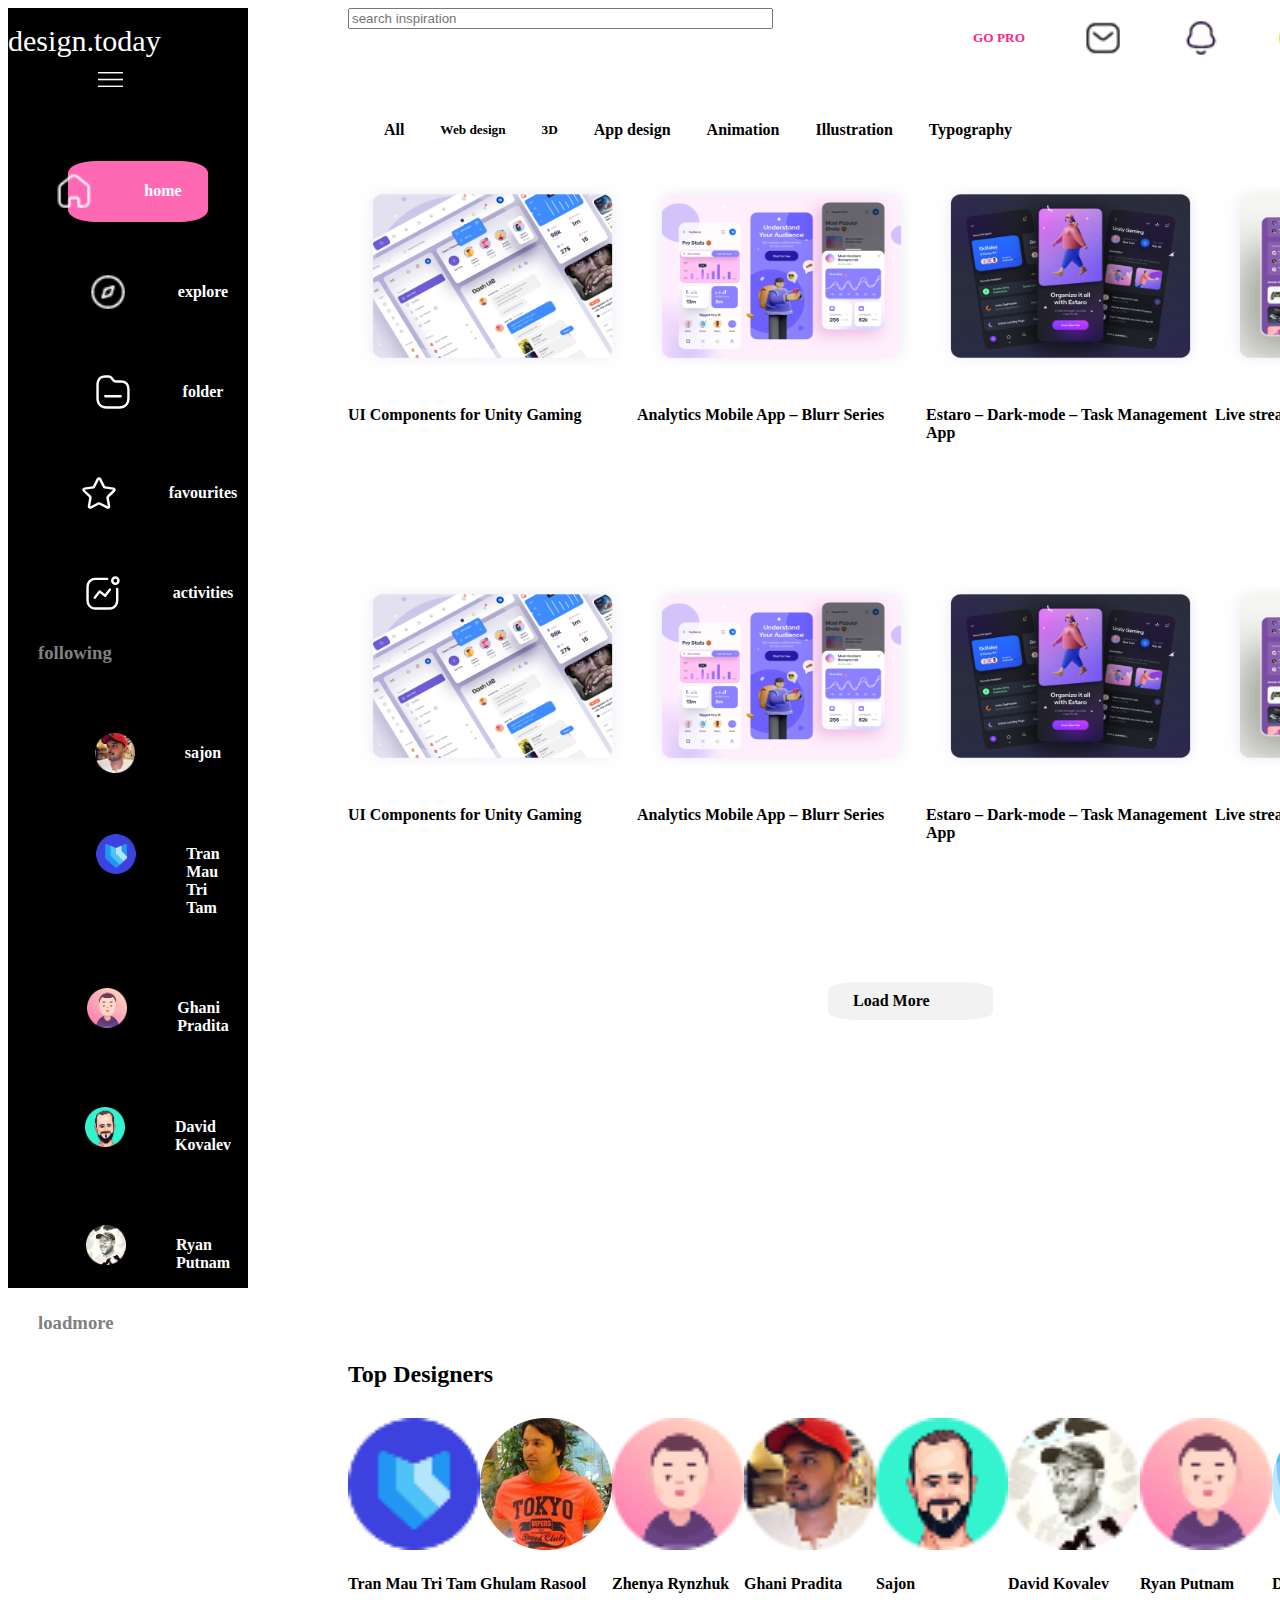
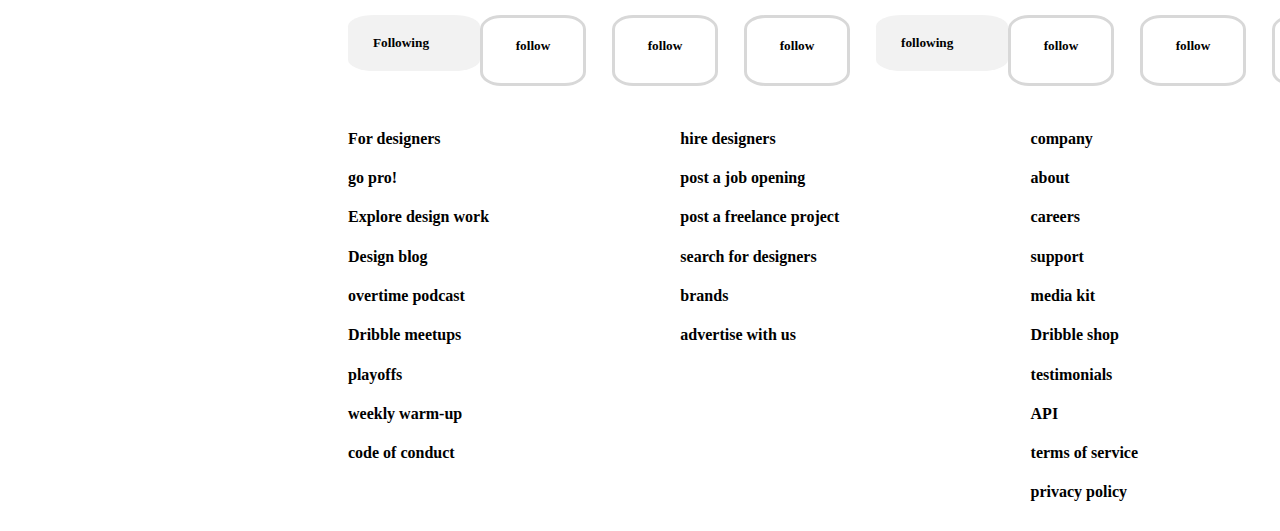
<file: index.html>
<!DOCTYPE html>
<html>
<head>
	<meta charset="utf-8">
	<meta name="viewport" content="width=device-width, initial-scale=1">
	<meta name="keywords" content="HTML , CSS">
	<link rel="stylesheet" href="style.css">
	<title>designtoday</title>
</head>
<body>
  <section class="wholeheader">
	<section class="black">
	  <section>
		<img class="logo" src="img/design.today.svg">
		<img class="threeline" src="img/Group 7.png">
		<div class="inlblock">
			<img class="icon" src="img/home.png">
			<h4 class="nexttoicon">home</h4>
	    </div>
	    <div class="inlblock2">
			<img class="icon" src="img/compass.png">
			<h4 class="nexttoicon">explore</h4>
	    </div>
	     <div class="inlblock2">
			<img class="icon" src="img/folder.svg">
			<h4 class="nexttoicon">folder</h4>
	    </div>
	     <div class="inlblock2">
			<img class="icon" src="img/star.svg">
			<h4 class="nexttoicon">favourites</h4>
	    </div>
	     <div class="inlblock2">
			<img class="icon" src="img/graph.svg">
			<h4 class="nexttoicon">activities</h4>
	    </div>
	  </section>
		<h3 style="color: gray; padding-left: 30px;">following</h3>
	  <section>
	  	<div class="inlblock2">
			<img class="icon" src="img/Rectangle40.png">
			<h4 class="nexttoicon">sajon</h4>
	    </div>
	    <div class="inlblock2">
			<img class="icon" src="img/Rectangle 41.png">
			<h4 class="nexttoicon">Tran Mau Tri Tam</h4>
	    </div>
	     <div class="inlblock2">
			<img class="icon" src="img/Rectangle 42.png">
			<h4 class="nexttoicon">Ghani Pradita</h4>
	    </div>
	     <div class="inlblock2">
			<img class="icon" src="img/Rectangle 43.png">
			<h4 class="nexttoicon">David Kovalev</h4>
	    </div>
	     <div class="inlblock2">
			<img class="icon" src="img/Rectangle 44.png">
			<h4 class="nexttoicon">Ryan Putnam</h4>
	    </div>
	  </section>
	  <h3 style="color: gray; padding-left: 30px;">loadmore</h3>
	</section>
	<section class="section">
		<header class="whiteheader">
			<section>	
				<label form="username"></label>
				<input type="text" id="username" name="username" size="50" placeholder="search inspiration">
			</section>
			<section class="gopro">
				<h5 style="color: #FF2288;">GO PRO</h5>
				<img class="img" src="img/envelope.png">
				<img class="img" src="img/bell.png">
				<a href="index2.html">
					<img class="img" src="img/Group 33.png">
				</a>
				<h5 class="upload">UPLOAD</h5>
			</section>
		</header>
		<section class="belowheader">
		  <section class="headermenu">
			<h4>All</h4>
			<h5>Web design</h4>
			<h5>3D</h4>
			<h4>App design</h4>
			<h4>Animation</h4>
			<h4>Illustration</h4>
			<h4>Typography</h4>
		  </section>
		  <section class="filters">
		  	<img class="setting" src="img/Group 18.png">
		  	<h5>Filters</h5>
		  </section>
		</section>
		<section class="main">
		<div>
			<img class="mainimg" src="img/Rectangle45.png">
			<h4>UI Components for Unity Gaming</h4>
		</div>
		<div>
			<img class="mainimg" src="img/Rectangle 46.png">
			<h4>Analytics Mobile App – Blurr Series</h4>
		</div>
		<div>
			<img class="mainimg" src="img/Rectangle 47.png">
			<h4>Estaro – Dark-mode – Task Management App</h4>
		</div>
		<div>
			<img class="mainimg" src="img/Rectangle 48.png">
			<h4>Live streaming application for gamers.</h4>
		</div>
		</section>
		<section class="main">
		<div>
			<img class="mainimg" src="img/Rectangle45.png">
			<h4>UI Components for Unity Gaming</h4>
		</div>
		<div>
			<img class="mainimg" src="img/Rectangle 46.png">
			<h4>Analytics Mobile App – Blurr Series</h4>
		</div>
		<div>
			<img class="mainimg" src="img/Rectangle 47.png">
			<h4>Estaro – Dark-mode – Task Management App</h4>
		</div>
		<div>
			<img class="mainimg" src="img/Rectangle 48.png">
			<h4>Live streaming application for gamers.</h4>
		</div>
		</section>
		<h4 class="loadmore"> Load More </h4>
		<section class="topdesigner">
		<h2>Top Designers</h2>
		<div class="designers">
			<div>
				<img class="Designer" src="img/Rectangle 41.png">
				<h4>Tran Mau Tri Tam</h4>
				<h5 class="following">Following</h5>
			</div>
			<div>
				<img class="Designer" src="img/Rectangle 69.png">
				<h4>Ghulam Rasool</h4>
				<h5 class="follow">follow</h5>
			</div>
			<div>
				<img class="Designer" src="img/Rectangle 42.png">
				<h4>Zhenya Rynzhuk</h4>
				<h5 class="follow">follow</h5>
			</div>
			<div>
				<img class="Designer" src="img/Rectangle40.png">
				<h4>Ghani Pradita</h4>
				<h5 class="follow">follow</h5>
			</div>
			<div>
				<img class="Designer" src="img/Rectangle 43.png">
				<h4>Sajon</h4>
				<h5 class="following">following</h5>
			</div>
			<div>
				<img class="Designer" src="img/Rectangle 44.png">
				<h4>David Kovalev</h4>
				<h5 class="follow">follow</h5>
			</div>
			<div>
				<img class="Designer" src="img/Rectangle 42.png">
				<h4>Ryan Putnam</h4>
				<h5 class="follow">follow</h5>
			</div>
			<div>
				<img class="Designer" src="img/Rectangle 72.png">
				<h4>Dmitry Lauretsky</h4>
				<h5 class="follow">follow</h5>
			</div>
		</div>
		</section>

		<section class="text">
			<section>
				<h4>For designers</h4>
				<h4>go pro!</h4>
				<h4>Explore design work</h4>
				<h4>Design blog</h4>
				<h4>overtime podcast</h4>
				<h4>Dribble meetups</h4>
				<h4>playoffs</h4>
				<h4>weekly warm-up</h4>
				<h4>code of conduct</h4>
			</section>
			<section>
				<h4>hire designers</h4>
				<h4>post a job opening</h4>
				<h4>post a freelance project</h4>
				<h4>search for designers</h4>
				<h4>brands</h4>
				<h4>advertise with us</h4>
			</section>
			<section>
				<h4>company</h4>
				<h4>about</h4>
				<h4>careers</h4>
				<h4>support</h4>
				<h4>media kit</h4>
				<h4>Dribble shop</h4>
				<h4>testimonials</h4>
				<h4>API</h4>
				<h4>terms of service</h4>
				<h4>privacy policy</h4>
			</section>
			<section>
				<h4>directories</h4>
				<h4>top designers</h4>
				<h4>top design teams</h4>
				<h4>design jobs</h4>
				<h4>tags</h4>
				<h4>places</h4>
				<h4>design assets</h4>
				<h4>shop creative market</h4>
			</section>
		</section>
	</section>
	
    
</body>
</html>
</file>
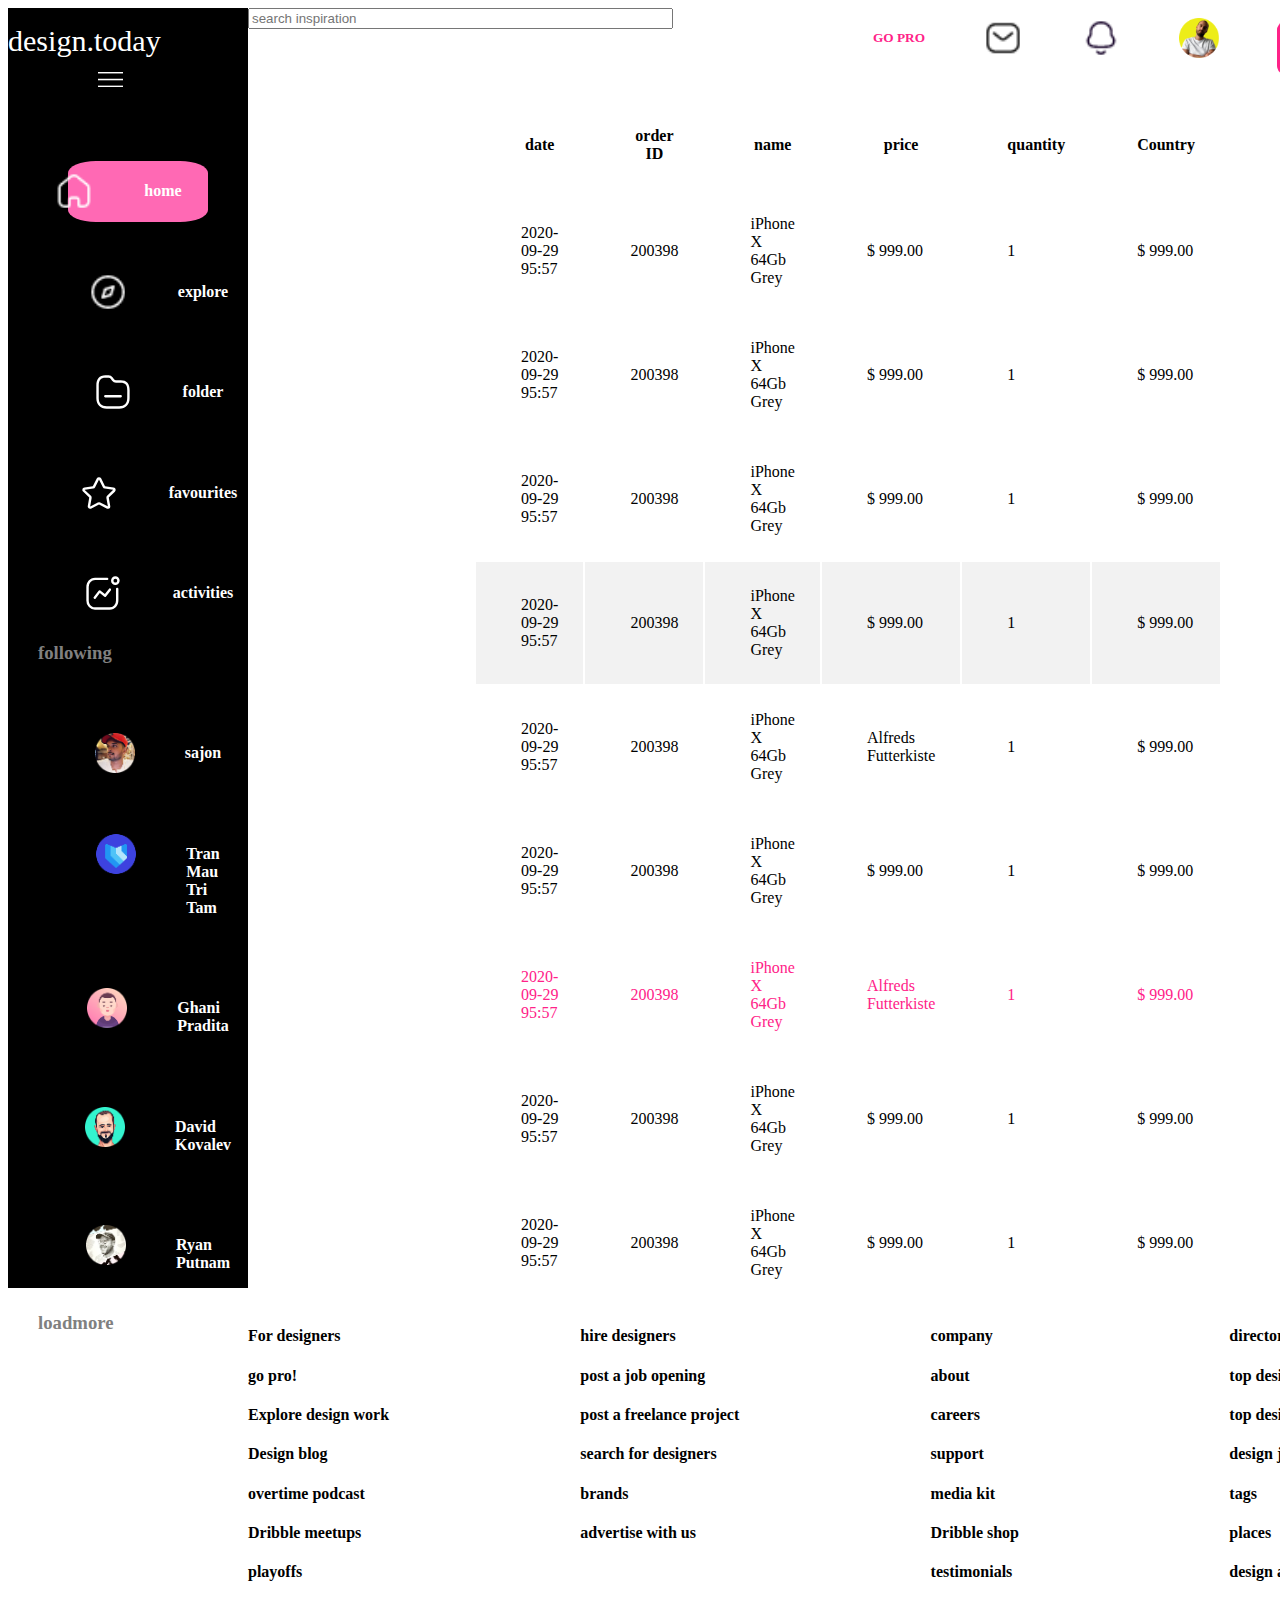
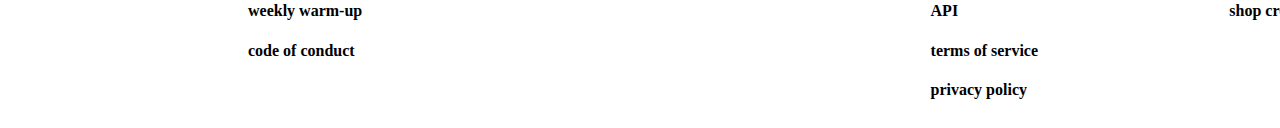
<file: index2.html>
<!DOCTYPE html>
<html>
<head>
	<meta charset="utf-8">
	<meta name="viewport" content="width=device-width, initial-scale=1">
	<meta name="keywords" content="HTML , CSS">
	<link rel="stylesheet" href="style.css">
	<title>flow1</title>
</head>
<body>
  <section class="wholeheader">
	<section class="black">
	  <section>
		<img class="logo" src="img/design.today.svg">
		<img class="threeline" src="img/Group 7.png">
		<div class="inlblock">
			<img class="icon" src="img/home.png">
			<h4 class="nexttoicon">home</h4>
	    </div>
	    <div class="inlblock2">
			<img class="icon" src="img/compass.png">
			<h4 class="nexttoicon">explore</h4>
	    </div>
	     <div class="inlblock2">
			<img class="icon" src="img/folder.svg">
			<h4 class="nexttoicon">folder</h4>
	    </div>
	     <div class="inlblock2">
			<img class="icon" src="img/star.svg">
			<h4 class="nexttoicon">favourites</h4>
	    </div>
	     <div class="inlblock2">
			<img class="icon" src="img/graph.svg">
			<h4 class="nexttoicon">activities</h4>
	    </div>
	  </section>
		<h3 style="color: gray; padding-left: 30px;">following</h3>
	  <section>
	  	<div class="inlblock2">
			<img class="icon" src="img/Rectangle40.png">
			<h4 class="nexttoicon">sajon</h4>
	    </div>
	    <div class="inlblock2">
			<img class="icon" src="img/Rectangle 41.png">
			<h4 class="nexttoicon">Tran Mau Tri Tam</h4>
	    </div>
	     <div class="inlblock2">
			<img class="icon" src="img/Rectangle 42.png">
			<h4 class="nexttoicon">Ghani Pradita</h4>
	    </div>
	     <div class="inlblock2">
			<img class="icon" src="img/Rectangle 43.png">
			<h4 class="nexttoicon">David Kovalev</h4>
	    </div>
	     <div class="inlblock2">
			<img class="icon" src="img/Rectangle 44.png">
			<h4 class="nexttoicon">Ryan Putnam</h4>
	     </div>
	 	 </section>
	  		<h3 style="color: gray; padding-left: 30px;">loadmore</h3>
		</section>
	<div>
		<header class="whiteheader">
			<section>	
				<label form="username"></label>
				<input type="text" id="username" name="username" size="50" placeholder="search inspiration">
			</section>
			<section class="gopro">
				<h5 style="color: #FF2288;">GO PRO</h5>
				<img class="img" src="img/envelope.png">
				<img class="img" src="img/bell.png">
				<a href="index2.html">
					<img class="img" src="img/Group 33.png">
				</a>
				<h5 class="upload">UPLOAD</h5>
			</section>
		</header>
        		  <table class="table">
				  <tr>
				    <th>date</th>
				    <th>order ID</th>
				    <th>name</th>
				    <th>price</th>
				    <th>quantity</th>
				    <th>Country</th>
				  </tr>
				  <tr>
				    <td>2020-09-29 95:57</td>
				    <td>200398</td>
				    <td>iPhone X 64Gb Grey</td>
				    <td>$ 999.00</td>
				    <td>1</td>
				    <td>$ 999.00</td>
				  </tr>
				  <tr>
				    <td>2020-09-29 95:57</td>
				    <td>200398</td>
				    <td>iPhone X 64Gb Grey</td>
				    <td>$ 999.00</td>
				    <td>1</td>
				    <td>$ 999.00</td>
				  </tr>
				  <tr>
				  	<td>2020-09-29 95:57</td>
				    <td>200398</td>
				    <td>iPhone X 64Gb Grey</td>
				    <td>$ 999.00</td>
				    <td>1</td>
				    <td>$ 999.00</td>
				  </tr>
				  <tr class="rowfour">
				  	<td>2020-09-29 95:57</td>
				    <td>200398</td>
				    <td>iPhone X 64Gb Grey</td>
				    <td>$ 999.00</td>
				    <td>1</td>
				    <td>$ 999.00</td>
				  </tr>
				  <tr>
				    <td>2020-09-29 95:57</td>
				    <td>200398</td>
				    <td>iPhone X 64Gb Grey</td>
				    <td>Alfreds Futterkiste</td>
				    <td>1</td>
				    <td>$ 999.00</td>

				  </tr>
				  <tr>
				    <td>2020-09-29 95:57</td>
				    <td>200398</td>
				    <td>iPhone X 64Gb Grey</td>
				    <td>$ 999.00</td>
				    <td>1</td>
				    <td>$ 999.00</td>
				  </tr>
				  <tr class="rowseven">
				  	<td>2020-09-29 95:57</td>
				    <td>200398</td>
				    <td>iPhone X 64Gb Grey</td>
				    <td>Alfreds Futterkiste</td>
				    <td>1</td>
				    <td>$ 999.00</td>
				  </tr>
				  <tr>
				  	<td>2020-09-29 95:57</td>
				    <td>200398</td>
				    <td>iPhone X 64Gb Grey</td>
				    <td>$ 999.00</td>
				    <td>1</td>
				    <td>$ 999.00</td>
				  </tr>
				  <tr>
				  	<td>2020-09-29 95:57</td>
				    <td>200398</td>
				    <td>iPhone X 64Gb Grey</td>
				    <td>$ 999.00</td>
				    <td>1</td>
				    <td>$ 999.00</td>
				  </tr>
			</table>
			<section class="text">
			<section>
				<h4>For designers</h4>
				<h4>go pro!</h4>
				<h4>Explore design work</h4>
				<h4>Design blog</h4>
				<h4>overtime podcast</h4>
				<h4>Dribble meetups</h4>
				<h4>playoffs</h4>
				<h4>weekly warm-up</h4>
				<h4>code of conduct</h4>
			</section>
			<section>
				<h4>hire designers</h4>
				<h4>post a job opening</h4>
				<h4>post a freelance project</h4>
				<h4>search for designers</h4>
				<h4>brands</h4>
				<h4>advertise with us</h4>
			</section>
			<section>
				<h4>company</h4>
				<h4>about</h4>
				<h4>careers</h4>
				<h4>support</h4>
				<h4>media kit</h4>
				<h4>Dribble shop</h4>
				<h4>testimonials</h4>
				<h4>API</h4>
				<h4>terms of service</h4>
				<h4>privacy policy</h4>
			</section>
			<section>
				<h4>directories</h4>
				<h4>top designers</h4>
				<h4>top design teams</h4>
				<h4>design jobs</h4>
				<h4>tags</h4>
				<h4>places</h4>
				<h4>design assets</h4>
				<h4>shop creative market</h4>
			</section>
		</section>
	</section>
	</div>

	</section>

  </section>
	
</body>
</html>
</file>
<file: style.css>
.search {
	border-radius: 10%;
	background-color: gray;
}

input placeholder {
	color: darkgray;
}

.black {
	background-color: black;
	height: 1280px;
	width: 358px;
	display: flex;
	flex-direction: column;
}

.white {
	background-color: white;
	width: 1920px;
	height: 2189px;
}

.threeline {
   padding-left: 90px;
   height:15px ;
   width: 25px;
}

.nexttoicon {
	color: white;
	padding-left: 50px;
}
.inlblock {
	display: flex;
	background-color: hotpink;
   padding-right: 40px;
	border-radius: 20%;
	width: 100px;
	justify-content: center;
	margin-top: 70px;
	margin-left: 60px;
}

.inlblock2 {
	display: flex;
	padding-left:40px;
   padding-right: 40px;
	border-radius: 20%;
	width: 100px;
	justify-content: center;
	margin-top: 40px;
	margin-left: 60px;
}

.section{
	padding-left: 100px ;
}

.whiteheader {
	display: flex;
	justify-content: space-evenly;
	flex-direction: row;
}

.textbox {
	padding-left: 100px;
}

.gopro {
	padding-left: 200px;
	display: flex;
	flex-direction: row;
	justify-content: space-between;
	width: 500px;
}

.upload {
	color: white;
	background-color: #FF2288;
	padding: 20px;
	border-radius: 20%;
	margin-top: 10px;
	height: 20px;
}

img {
	height: 40px;
	margin-top: 10px;
}

.headermenu{
	display: flex;
	justify-content: space-evenly;
	flex-direction: row;
	width: 700px;
}

.filters{
	display: flex;
	justify-content: space-evenly;
	flex-direction: row;
	width: 100px;
	height: 30px;
	border: solid;
	border-color: #D8D8D8;
	border-radius: 20%;
	padding-bottom:15px;
}

.setting {
	height: 30px;
	width: 30px;
}

.belowheader {
	display: flex;
	flex-direction: row;
	justify-content: space-between;
}


.main {
	width: 400px;
	height: 400px;
	display: flex;
	flex-direction: row;
}


.wholeheader{
	display: flex;
	flex-direction: row;
}

.mainimg{
	width: 289px;
	height: 210px;
	border-radius: 5%;
}

.loadmore {
	margin-left: 480px;
	margin-right: 480px;
	padding-left: 25px;
	padding-top: 10px;
	padding-bottom: 10px;
	background-color: #F2F2F2;
	border-radius: 20%;
	}

	.topdesigner{
		padding-top: 300px;
	}

	.Designer{
		width: 132px;
		height: 132px;
	}

	.designers{
		display: flex;
		flex-direction: row;
		justify-content: space-between;
		width: 900px;
	}

	.following {
		background-color: #F2F2F2;
		border-radius: 20%;
		padding-left: 25px;
		padding-top: 20px;
		padding-bottom: 20px;
	}

.follow{
	display: flex;
	justify-content: space-evenly;
	flex-direction: row;
	width: 100px;
	height: 30px;
	border: solid;
	border-color: #D8D8D8;
	border-radius: 20%;
	padding-bottom:15px;
	padding-top: 20px;
}

.text{
	display: flex;
	flex-direction: row;
	justify-content: space-between;
}

.whitetwo {
	display: flex;
	flex-direction: column;
}

.table {
	max-width: 100%;
	width: 900px;
	display: flex;
	justify-content: center;
	padding-left: 300px;
}

th, td {
  padding: 25px;
  padding-left: 45px;
}

.rowfour{
	background-color: #F2F2F2;
	border-radius: 20%;
}

.rowseven {
	color: #FF2288;
}
</file>
